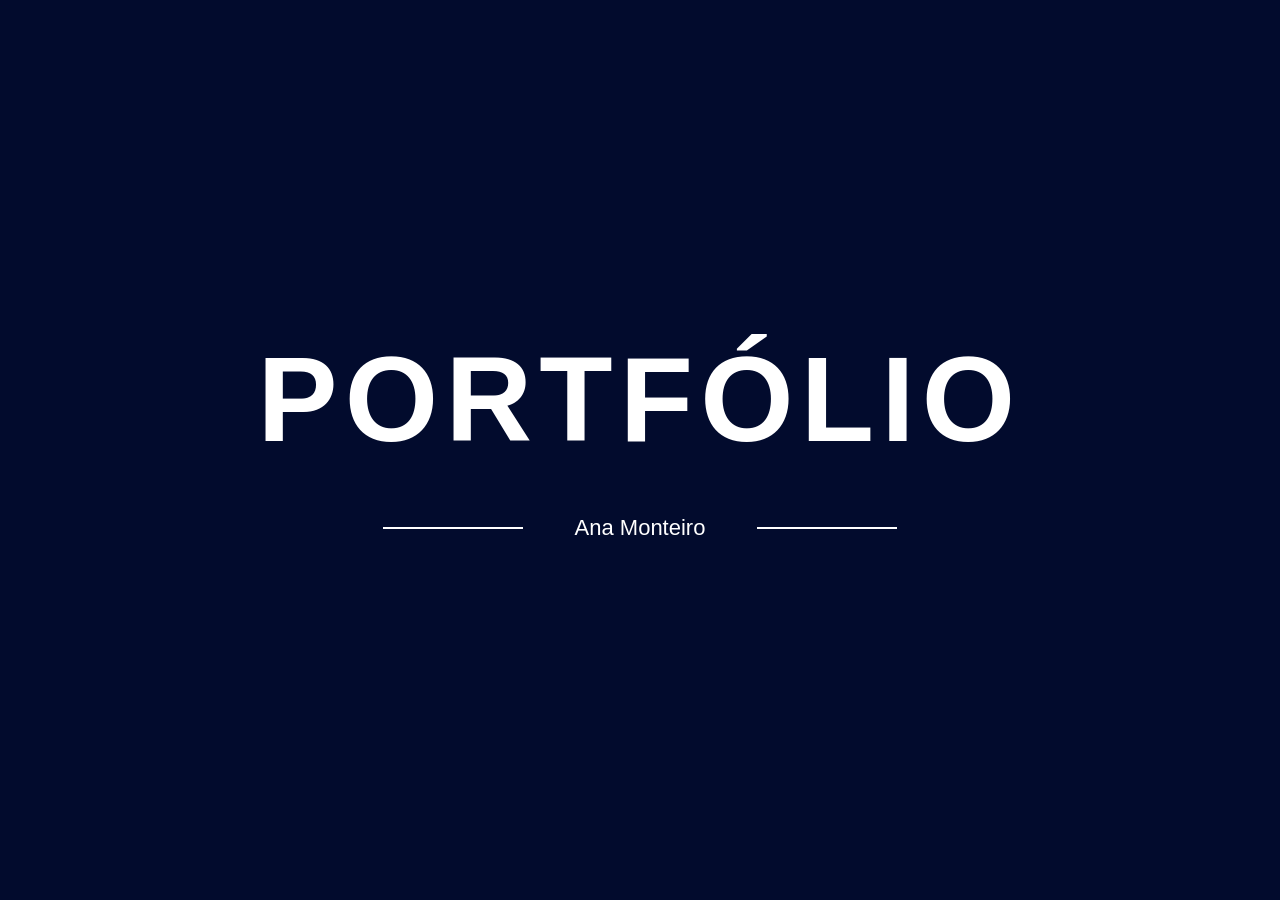
<file: index.html>
<!DOCTYPE html>
<html lang="pt-pt">
<head>
    <title>Portfólio</title>
    <meta charset="UTF-8">
    <link rel="stylesheet" href="estilos.css">
</head>
<body>
    <main class="hero">
        <h1><strong>PORTFÓLIO</strong></h1>
        <div class="nome-container">
            <span class="line"></span>
            <a class="nome-botao" href="euuu.html">Ana Monteiro</a>
            <span class="line"></span>
        </div>
    </main>
</body>
</html>
</file>
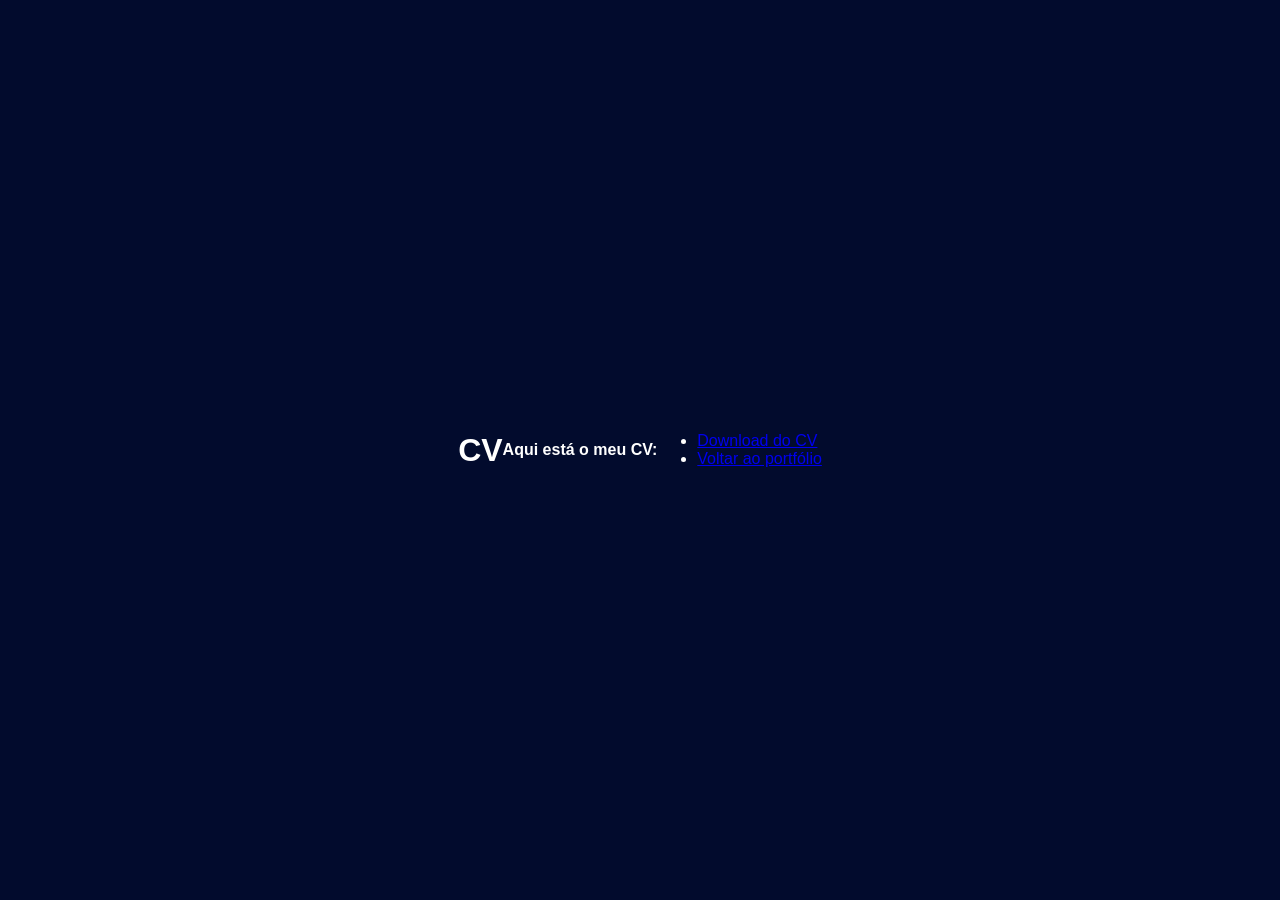
<file: cv.html>
<!DOCTYPE html>
<html lang="pt-pt">
<head>
    <title>CV</title>
    <meta charset="UTF-8">
    <link rel="stylesheet" href="estilos.css">
</head>
<body>
    <h1> CV</h1>
    <strong><p>Aqui está o meu CV:</p></strong>

      <ul>
        <li><a href="curriculo.pdf" target="_blank"> Download do CV</a></li>
        <li><a href="index.html"> Voltar ao portfólio</a></li>
    </ul>
</body>
</html>
</file>
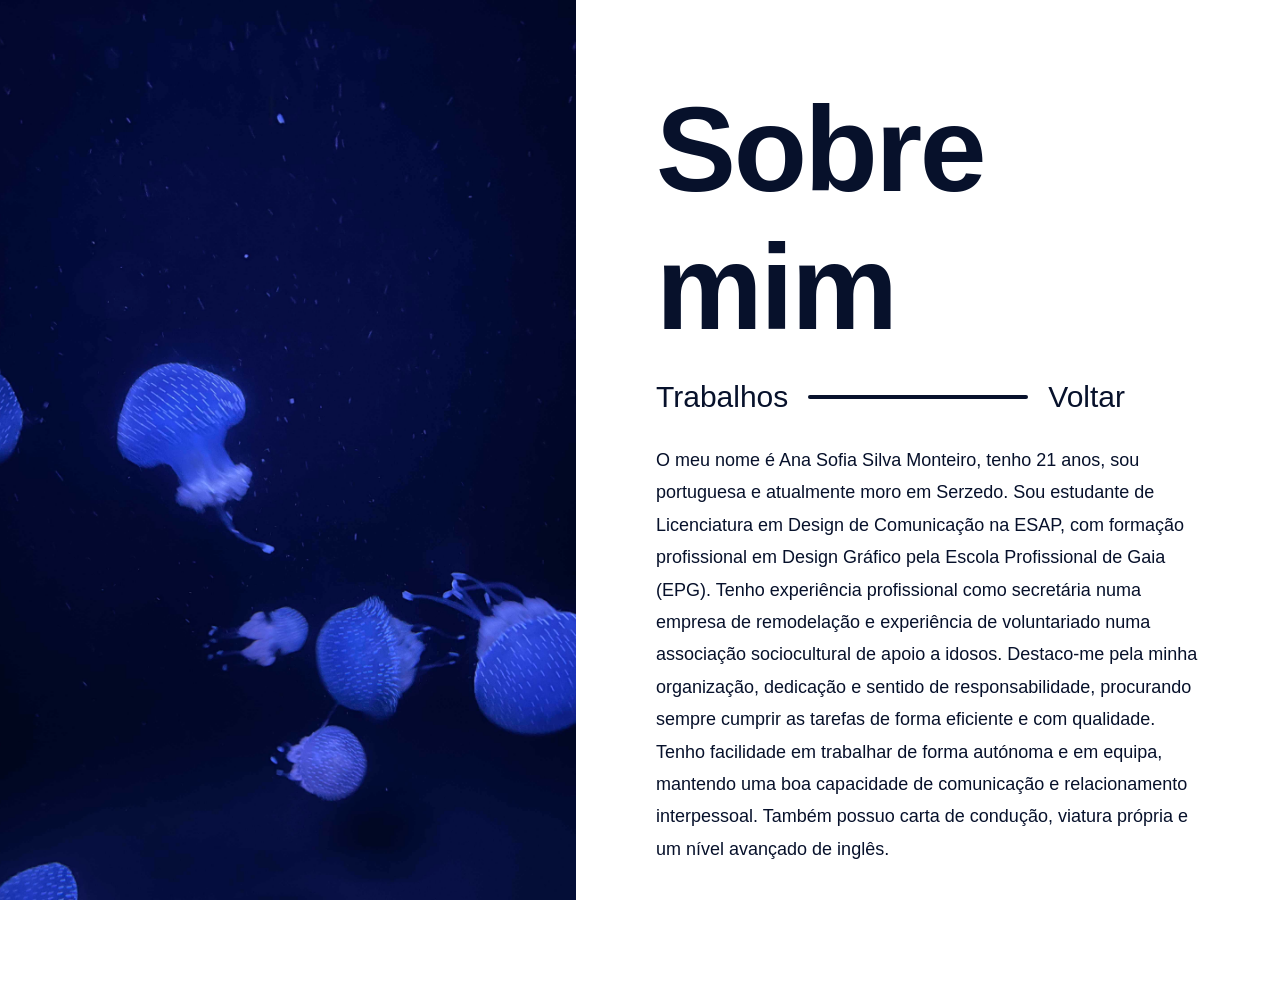
<file: euuu.html>
<!DOCTYPE html>
<html lang="pt-pt">
<head>
    <meta charset="UTF-8">
    <title>Sobre mim</title>
    <link rel="stylesheet" href="euuu.css">
    </head>
<body>
    <main class="about-hero">
        <div class="left">
            <img src="IMG_7347.jpg" alt="Imagem" />
        </div>
        <div class="right">
            <h1><strong>Sobre mim</strong></h1>
            <div class="top-row">
                <a class="nav-left" href="trabalhos.html">Trabalhos</a>
                <span class="middle-line" aria-hidden="true"></span>
                <a class="nav-right" href="index.html">Voltar</a>
            </div>

            <div class="content">
                <p>O meu nome é Ana Sofia Silva Monteiro, tenho 21 anos, sou portuguesa e atualmente moro em Serzedo. Sou estudante de Licenciatura em Design de Comunicação na ESAP, com formação profissional em Design Gráfico pela Escola Profissional de Gaia (EPG). Tenho experiência profissional como secretária numa empresa de remodelação e experiência de voluntariado numa associação sociocultural de apoio a idosos. Destaco-me pela minha organização, dedicação e sentido de responsabilidade, procurando sempre cumprir as tarefas de forma eficiente e com qualidade. Tenho facilidade em trabalhar de forma autónoma e em equipa, mantendo uma boa capacidade de comunicação e relacionamento interpessoal. Também possuo carta de condução, viatura própria e um nível avançado de inglês.</p>
            </div>
        </div>
    </main>
</body>
</html>
</file>
<file: estilos.css>
* {
    box-sizing: border-box;
}

body {
    margin: 0;
    min-height: 100vh;
    display: flex;
    align-items: center;
    justify-content: center;
    background: #020b2d;
    color: #ffffff;
    font-family: Arial, sans-serif;
}

.hero {
    text-align: center;
    padding: 24px;
}

.hero h1 {
    font-family: 'Gill Sans', 'Gill Sans MT', Calibri, 'Trebuchet MS', sans-serif;
    font-size: 120px;
    letter-spacing: 0.06em;
    margin: 0;
    line-height: 0.9;
}

.nome-container {
    display: flex;
    align-items: center;
    justify-content: center;
    gap: 20px;
    margin-top: 48px;
    flex-wrap: wrap;
}

.line {
    display: block;
    width: 140px;
    height: 2px;
    background: #ffffff;
}

.nome-botao {
    display: inline-block;
    color: #ffffff;
    background: transparent;
    padding: 14px 32px;
    text-decoration: none;
    font-size: 22px;
    transition: color 0.2s ease, background-color 0.2s ease;
}

.nome-botao:hover {
    color: #5fa8ff;
    border-color: #5fa8ff;
    background: rgba(95, 168, 255, 0.12);
}

@media (max-width: 720px) {
    .hero h1 {
        font-size: 72px;
    }

    .line {
        width: 90px;
    }

    .nome-botao {
        font-size: 18px;
        padding: 12px 24px;
    }
}
</file>
<file: euuu.css>
* {
    box-sizing: border-box;
}

body {
    margin: 0;
    font-family: 'Gill Sans', 'Gill Sans MT', Calibri, 'Trebuchet MS', sans-serif;
    color: #06102a;
}

.about-hero {
    display: flex;
    min-height: 100vh;
}

.about-hero .left {
    width: 45%;
    overflow: hidden;
}

.about-hero .left img {
    width: 100%;
    height: 100vh;
    object-fit: cover;
    display: block;
}

.about-hero .right {
    width: 55%;
    background: #ffffff;
    padding: 80px 80px 120px 80px;
}

.about-hero h1 {
    font-family: 'Gill Sans', 'Gill Sans MT', Calibri, 'Trebuchet MS', sans-serif;
    font-size: 120px;
    margin: 0;
    color: #07112b;
    letter-spacing: -0.02em;
}

.top-row {
    display: flex;
    align-items: center;
    gap: 20px;
    margin-top: 24px;
    margin-bottom: 30px;
}

.top-row a {
    color: #07112b;
    text-decoration: none;
    font-size: 30px;
}

.top-row a:hover {
    color: #5fa8ff;
}

.middle-line {
    flex: none;
    width: 220px;
    height: 4px;
    background: #07112b;
    border-radius: 2px;
}

.content p {
    font-family: 'Gill Sans', 'Gill Sans MT', Calibri, 'Trebuchet MS', sans-serif;
    color: #07112b;
    font-size: 18px;
    line-height: 1.8;
    max-width: 760px;
}

@media (max-width: 900px) {
    .about-hero { flex-direction: column; }
    .about-hero .left, .about-hero .right { width: 100%; }
    .about-hero .left img { height: 50vh; }
    .about-hero h1 { font-size: 64px; }
    .about-hero .right { padding: 32px; }
    .middle-line { width: 120px; }
}

        a:hover {
            color: #5fa8ff;
        }
</file>
